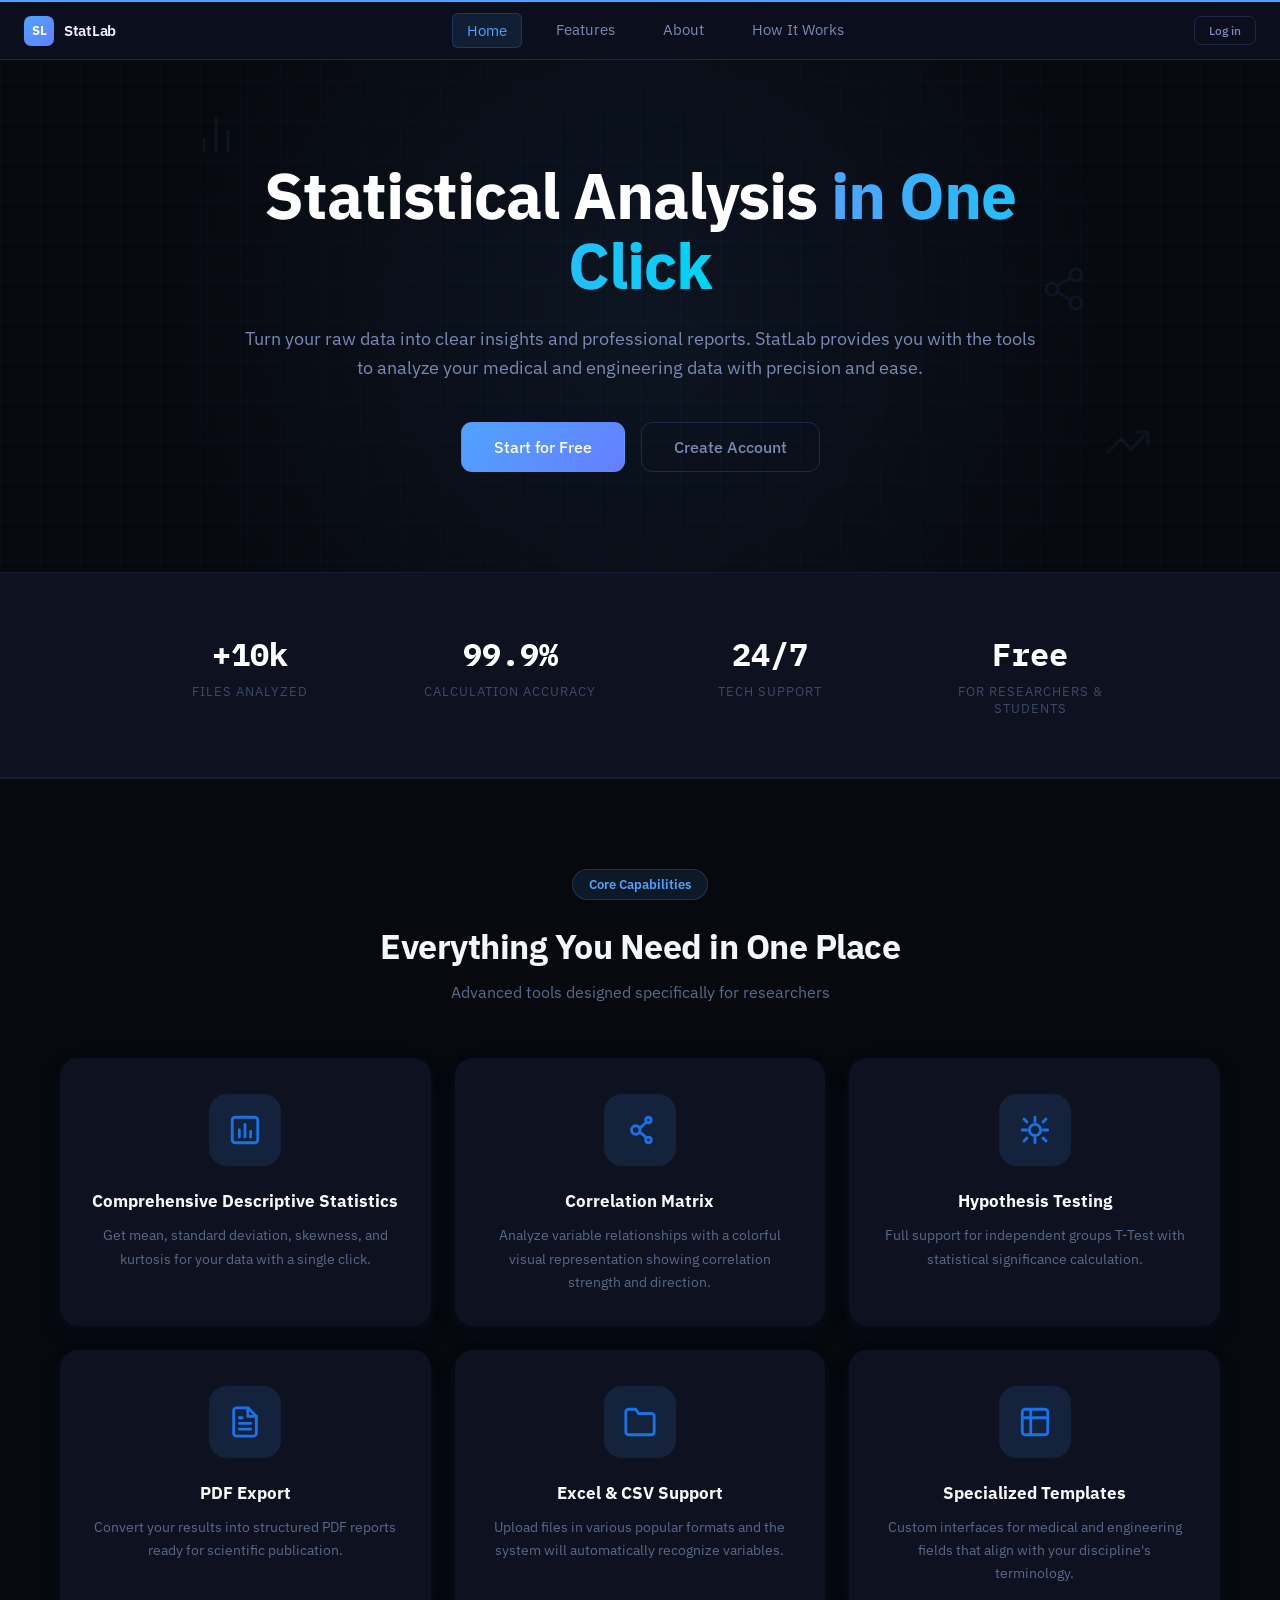
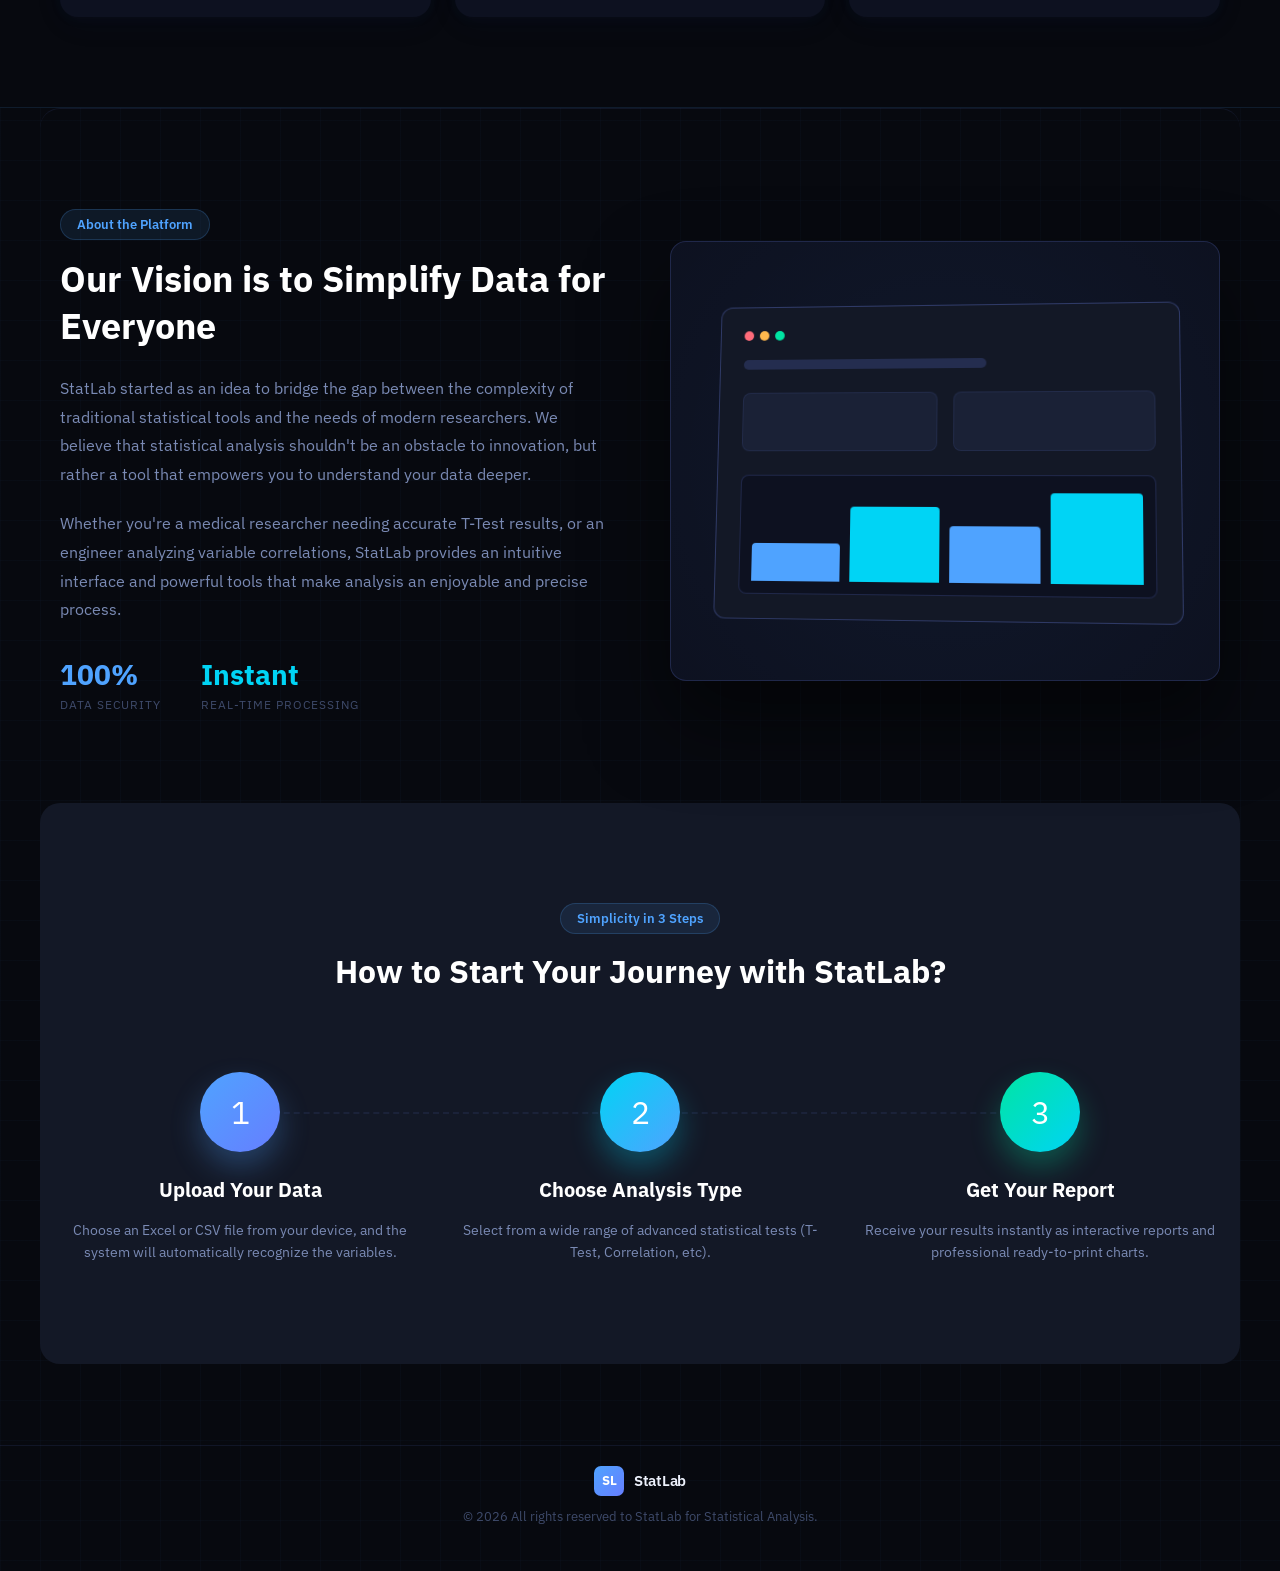
<file: index.html>
<!DOCTYPE html>
<html lang="en" dir="ltr">
  <head>
    <meta charset="UTF-8" />
    <meta name="viewport" content="width=device-width, initial-scale=1.0" />
    <title>StatLab — Smart Statistical Analysis</title>
    <link
      href="https://fonts.googleapis.com/css2?family=IBM+Plex+Sans:wght@300;400;500;600;700&family=IBM+Plex+Mono:wght@400;500&display=swap"
      rel="stylesheet"/>
    <link rel="stylesheet" href="styles.css" />
  </head>
  <body>
    <!-- Header -->
    <header class="header">
      <div class="logo">
        <div class="logo-icon">SL</div>
        StatLab
      </div>

      <!-- زر الموبايل (Hamburger) -->
      <button
        class="mobile-toggle"
        onclick="toggleSidebar()"
        aria-label="Menu"
      >
        <span></span>
        <span></span>
        <span></span>
      </button>

      <nav class="nav-menu">
        <a href="#" class="nav-link active" onclick="toggleSidebar()">Home</a>
        <a href="#features" class="nav-link" onclick="toggleSidebar()">Features</a>
        <a href="#about" class="nav-link" onclick="toggleSidebar()">About</a>
        <a href="#how-it-works" class="nav-link" onclick="toggleSidebar()">How It Works</a>
        
        <!-- مكان زر الحساب في الموبايل -->
        <div id="mobileAuthContainer" class="mobile-auth-btn"></div>
      </nav>

      <div class="header-right">
        <button class="toolbar-btn" onclick="location.href = 'auth.html'">
          Log in
        </button>
      </div>
    </header>

    <!-- غطاء الخلفية عند فتح المنيو -->
    <div class="sidebar-overlay" onclick="toggleSidebar()"></div>

    <!-- Hero Section -->
    <section class="landing-hero">
      <!-- Floating decorative elements -->
      <div class="float-element" style="top:10%;left:15%;animation:float 6s infinite"><svg width="48" height="48" viewBox="0 0 24 24" fill="none" stroke="currentColor" stroke-width="1.5" stroke-linecap="round" stroke-linejoin="round"><line x1="18" y1="20" x2="18" y2="10"/><line x1="12" y1="20" x2="12" y2="4"/><line x1="6" y1="20" x2="6" y2="14"/></svg></div>
      <div class="float-element" style="bottom:20%;right:10%;animation:float 8s infinite"><svg width="48" height="48" viewBox="0 0 24 24" fill="none" stroke="currentColor" stroke-width="1.5" stroke-linecap="round" stroke-linejoin="round"><polyline points="22 7 13.5 15.5 8.5 10.5 2 17"/><polyline points="16 7 22 7 22 13"/></svg></div>
      <div class="float-element" style="top:40%;right:15%;animation:float 7s infinite"><svg width="48" height="48" viewBox="0 0 24 24" fill="none" stroke="currentColor" stroke-width="1.5" stroke-linecap="round" stroke-linejoin="round"><circle cx="18" cy="5" r="3"/><circle cx="6" cy="12" r="3"/><circle cx="18" cy="19" r="3"/><line x1="8.59" y1="13.51" x2="15.42" y2="17.49"/><line x1="15.41" y1="6.51" x2="8.59" y2="10.49"/></svg></div>

      <div class="hero-content">
        <h1 class="hero-title">Statistical Analysis <span>in One Click</span></h1>
        <p class="hero-desc">
          Turn your raw data into clear insights and professional reports. StatLab provides
          you with the tools to analyze your medical and engineering data with precision and ease.
        </p>
        <div class="hero-btns">
          <button
            class="toolbar-btn primary btn-lg"
            onclick="location.href = 'workspace.html'">
            Start for Free
          </button>
          <button
            class="toolbar-btn btn-lg"
            onclick="location.href = 'auth.html#register'">
            Create Account
          </button>
        </div>
      </div>
    </section>

    <!-- Stats Banner -->
    <section class="stats-banner">
      <div class="stats-container">
        <div class="stat-item">
          <div class="stat-num">+10k</div>
          <div class="stat-label">Files Analyzed</div>
        </div>
        <div class="stat-item">
          <div class="stat-num">99.9%</div>
          <div class="stat-label">Calculation Accuracy</div>
        </div>
        <div class="stat-item">
          <div class="stat-num">24/7</div>
          <div class="stat-label">Tech Support</div>
        </div>
        <div class="stat-item">
          <div class="stat-num">Free</div>
          <div class="stat-label">For Researchers & Students</div>
        </div>
      </div>
    </section>

    <!-- Features Section -->
    <div class="features-wrapper" id="features">
      <section class="features-section">
        <div class="section-label">
          <p class="hero-tag">Core Capabilities</p>
          <h2 class="features-heading">Everything You Need in One Place</h2>
          <p class="features-subheading">Advanced tools designed specifically for researchers</p>
        </div>

        <div class="features-grid">
          <div class="feature-card">
            <div class="feature-icon">
              <svg viewBox="0 0 24 24" fill="none" stroke="currentColor" stroke-width="2" stroke-linecap="round" stroke-linejoin="round">
                <rect x="3" y="3" width="18" height="18" rx="2"/><path d="M8 17V12m4 5V8m4 9v-4"/>
              </svg>
            </div>
            <h3 class="feature-title">Comprehensive Descriptive Statistics</h3>
            <p class="feature-text">Get mean, standard deviation, skewness, and kurtosis for your data with a single click.</p>
          </div>

          <div class="feature-card">
            <div class="feature-icon">
              <svg viewBox="0 0 24 24" fill="none" stroke="currentColor" stroke-width="2" stroke-linecap="round" stroke-linejoin="round">
                <circle cx="9" cy="12" r="3"/><circle cx="18" cy="5" r="2"/><circle cx="18" cy="19" r="2"/><path d="m11.9 10.6 4.2-3.7M11.9 13.4l4.2 3.7"/>
              </svg>
            </div>
            <h3 class="feature-title">Correlation Matrix</h3>
            <p class="feature-text">Analyze variable relationships with a colorful visual representation showing correlation strength and direction.</p>
          </div>

          <div class="feature-card">
            <div class="feature-icon">
              <svg viewBox="0 0 24 24" fill="none" stroke="currentColor" stroke-width="2" stroke-linecap="round" stroke-linejoin="round">
                <path d="M12 3v3m0 12v3M4.22 4.22l2.12 2.12m11.32 11.32 2.12 2.12M3 12h3m12 0h3M4.22 19.78l2.12-2.12M17.66 6.34l2.12-2.12"/><circle cx="12" cy="12" r="4"/>
              </svg>
            </div>
            <h3 class="feature-title">Hypothesis Testing</h3>
            <p class="feature-text">Full support for independent groups T-Test with statistical significance calculation.</p>
          </div>

          <div class="feature-card">
            <div class="feature-icon">
              <svg viewBox="0 0 24 24" fill="none" stroke="currentColor" stroke-width="2" stroke-linecap="round" stroke-linejoin="round">
                <path d="M14 2H6a2 2 0 0 0-2 2v16a2 2 0 0 0 2 2h12a2 2 0 0 0 2-2V8z"/><polyline points="14,2 14,8 20,8"/><line x1="16" y1="13" x2="8" y2="13"/><line x1="16" y1="17" x2="8" y2="17"/><polyline points="10,9 9,9 8,9"/>
              </svg>
            </div>
            <h3 class="feature-title">PDF Export</h3>
            <p class="feature-text">Convert your results into structured PDF reports ready for scientific publication.</p>
          </div>

          <div class="feature-card">
            <div class="feature-icon">
              <svg viewBox="0 0 24 24" fill="none" stroke="currentColor" stroke-width="2" stroke-linecap="round" stroke-linejoin="round">
                <path d="M22 19a2 2 0 0 1-2 2H4a2 2 0 0 1-2-2V5a2 2 0 0 1 2-2h5l2 3h9a2 2 0 0 1 2 2z"/>
              </svg>
            </div>
            <h3 class="feature-title">Excel &amp; CSV Support</h3>
            <p class="feature-text">Upload files in various popular formats and the system will automatically recognize variables.</p>
          </div>

          <div class="feature-card">
            <div class="feature-icon">
              <svg viewBox="0 0 24 24" fill="none" stroke="currentColor" stroke-width="2" stroke-linecap="round" stroke-linejoin="round">
                <path d="M9 3H5a2 2 0 0 0-2 2v4m6-6h10a2 2 0 0 1 2 2v4M9 3v18m0 0h10a2 2 0 0 0 2-2V9M9 21H5a2 2 0 0 1-2-2V9m0 0h18"/>
              </svg>
            </div>
            <h3 class="feature-title">Specialized Templates</h3>
            <p class="feature-text">Custom interfaces for medical and engineering fields that align with your discipline's terminology.</p>
          </div>

        </div>
      </section>
    </div>

    <!-- About Section -->
    <section
      class="features-section"
      id="about"
      style="border-top: 1px solid var(--border); padding-top: 100px"
    >
      <div class="split-grid">
        <div class="about-text">
          <span class="hero-tag" style="margin-bottom: 16px">About the Platform</span>
          <h2
            style="
              font-size: 36px;
              color: #fff;
              margin-bottom: 24px;
              line-height: 1.3;
            ">
            Our Vision is to Simplify Data for Everyone
          </h2>
          <p
            style="
              color: var(--text2);
              line-height: 1.8;
              margin-bottom: 20px;
              font-size: 16px;">
            StatLab started as an idea to bridge the gap between the complexity of traditional
            statistical tools and the needs of modern researchers. We believe that statistical analysis
            shouldn't be an obstacle to innovation, but rather a tool that empowers you to understand your data deeper.
          </p>
          <p
            style="
              color: var(--text2);
              line-height: 1.8;
              margin-bottom: 32px;
              font-size: 16px;">
            Whether you're a medical researcher needing accurate T-Test results, or an engineer
            analyzing variable correlations, StatLab provides an intuitive interface and powerful tools
            that make analysis an enjoyable and precise process.
          </p>
          <div style="display: flex; gap: 40px">
            <div>
              <div
                style="
                  color: var(--blue);
                  font-size: 28px;
                  font-weight: 700;
                  margin-bottom: 4px;">
                100%
              </div>
              <div
                style="
                  color: var(--text3);
                  font-size: 12px;
                  text-transform: uppercase;
                  letter-spacing: 1px;
                "
              >
                Data Security
              </div>
            </div>
            <div>
              <div
                style="
                  color: var(--cyan);
                  font-size: 28px;
                  font-weight: 700;
                  margin-bottom: 4px;
                "
              >
                Instant
              </div>
              <div
                style="
                  color: var(--text3);
                  font-size: 12px;
                  text-transform: uppercase;
                  letter-spacing: 1px;
                "
              >
                Real-Time Processing
              </div>
            </div>
          </div>
        </div>
        <div class="about-visual">
          <div
            style="
              width: 100%;
              height: 440px;
              background: var(--surface);
              border: 1px solid var(--border2);
              border-radius: var(--radius-xl);
              position: relative;
              display: flex;
              align-items: center;
              justify-content: center;
              overflow: hidden;
              box-shadow: 0 40px 80px rgba(0, 0, 0, 0.5);
            "
          >
            <!-- UI Mockup inside About -->
            <div
              style="
                width: 85%;
                background: var(--surface2);
                border: 1px solid var(--border3);
                border-radius: 12px;
                padding: 24px;
                position: relative;
                z-index: 2;
                transform: perspective(1000px) rotateY(-5deg) rotateX(5deg);
              "
            >
              <div style="display: flex; gap: 6px; margin-bottom: 20px">
                <div
                  style="
                    width: 10px;
                    height: 10px;
                    border-radius: 50%;
                    background: var(--red);
                  "
                ></div>
                <div
                  style="
                    width: 10px;
                    height: 10px;
                    border-radius: 50%;
                    background: var(--amber);
                  "
                ></div>
                <div
                  style="
                    width: 10px;
                    height: 10px;
                    border-radius: 50%;
                    background: var(--green);
                  "
                ></div>
              </div>
              <div
                style="
                  width: 60%;
                  height: 10px;
                  background: var(--border2);
                  border-radius: 5px;
                  margin-bottom: 24px;
                "
              ></div>
              <div
                style="
                  display: grid;
                  grid-template-columns: repeat(2, 1fr);
                  gap: 16px;
                  margin-bottom: 24px;
                "
              >
                <div
                  style="
                    height: 60px;
                    background: var(--surface3);
                    border-radius: 8px;
                    border: 1px solid var(--border);
                  "
                ></div>
                <div
                  style="
                    height: 60px;
                    background: var(--surface3);
                    border-radius: 8px;
                    border: 1px solid var(--border);
                  "
                ></div>
              </div>
              <div
                style="
                  height: 120px;
                  background: var(--surface);
                  border: 1px solid var(--border2);
                  border-radius: 8px;
                  display: flex;
                  align-items: flex-end;
                  padding: 12px;
                  gap: 10px;
                "
              >
                <div
                  style="
                    flex: 1;
                    height: 40%;
                    background: var(--blue);
                    border-radius: 4px 4px 0 0;
                  "
                ></div>
                <div
                  style="
                    flex: 1;
                    height: 80%;
                    background: var(--cyan);
                    border-radius: 4px 4px 0 0;
                  "
                ></div>
                <div
                  style="
                    flex: 1;
                    height: 60%;
                    background: var(--blue);
                    border-radius: 4px 4px 0 0;
                  "
                ></div>
                <div
                  style="
                    flex: 1;
                    height: 95%;
                    background: var(--cyan);
                    border-radius: 4px 4px 0 0;
                  "
                ></div>
              </div>
            </div>
            <div
              style="
                position: absolute;
                width: 150%;
                height: 150%;
                background: radial-gradient(
                  circle,
                  rgba(79, 163, 255, 0.05) 0%,
                  transparent 70%
                );
                z-index: 1;
              "
            ></div>
          </div>
        </div>
      </div>
    </section>

    <!-- Divider -->
    <div
      style="
        height: 1px;
        background: linear-gradient(
          90deg,
          transparent,
          var(--border2),
          transparent
        );
        max-width: 1200px;
        margin: 0 auto;
      "
    ></div>

    <!-- How It Works Section -->
    <section
      class="features-section"
      id="how-it-works"
      style="background: var(--surface2); padding: 100px 20px">
      <div style="text-align: center; margin-bottom: 80px">
        <span class="hero-tag" style="margin-bottom: 16px"
          >Simplicity in 3 Steps</span>
        <h2 style="font-size: 32px; color: #fff">How to Start Your Journey with StatLab?</h2>
      </div>

      <div class="steps-grid">
        <!-- Step 1 -->
        <div style="text-align: center; position: relative; z-index: 2">
          <div
            style="
              width: 80px;
              height: 80px;
              background: linear-gradient(
                135deg,
                var(--blue) 0%,
                var(--indigo) 100%
              );
              border-radius: 50%;
              display: flex;
              align-items: center;
              justify-content: center;
              margin: 0 auto 24px;
              font-size: 32px;
              color: #fff;
              box-shadow: 0 15px 30px rgba(79, 163, 255, 0.3);
            "
          >
            1
          </div>
          <h3 style="color: #fff; margin-bottom: 16px; font-size: 20px">
            Upload Your Data
          </h3>
          <p style="color: var(--text2); line-height: 1.6; font-size: 14px">
            Choose an Excel or CSV file from your device, and the system will automatically recognize the variables.
          </p>
        </div>

        <!-- Step 2 -->
        <div style="text-align: center; position: relative; z-index: 2">
          <div
            style="
              width: 80px;
              height: 80px;
              background: linear-gradient(
                135deg,
                var(--cyan) 0%,
                var(--blue) 100%
              );
              border-radius: 50%;
              display: flex;
              align-items: center;
              justify-content: center;
              margin: 0 auto 24px;
              font-size: 32px;
              color: #fff;
              box-shadow: 0 15px 30px rgba(0, 212, 245, 0.3);
            "
          >
            2
          </div>
          <h3 style="color: #fff; margin-bottom: 16px; font-size: 20px">
            Choose Analysis Type
          </h3>
          <p style="color: var(--text2); line-height: 1.6; font-size: 14px">
            Select from a wide range of advanced statistical tests (T-Test, Correlation, etc).
          </p>
        </div>

        <!-- Step 3 -->
        <div style="text-align: center; position: relative; z-index: 2">
          <div
            style="
              width: 80px;
              height: 80px;
              background: linear-gradient(
                135deg,
                var(--green) 0%,
                var(--cyan) 100%
              );
              border-radius: 50%;
              display: flex;
              align-items: center;
              justify-content: center;
              margin: 0 auto 24px;
              font-size: 32px;
              color: #fff;
              box-shadow: 0 15px 30px rgba(0, 229, 163, 0.3);
            "
          >
            3
          </div>
          <h3 style="color: #fff; margin-bottom: 16px; font-size: 20px">
            Get Your Report
          </h3>
          <p style="color: var(--text2); line-height: 1.6; font-size: 14px">
            Receive your results instantly as interactive reports and professional ready-to-print charts.
          </p>
        </div>

        <!-- Connecting line (Desktop only) -->
        <div
          style="
            position: absolute;
            top: 40px;
            left: 15%;
            right: 15%;
            height: 2px;
            background: dashed var(--border3);
            border-top: 2px dashed var(--border3);
            z-index: 1;
            opacity: 0.3;
          "
        ></div>
      </div>
    </section>

    <!-- Divider -->
    <div
      style="
        height: 1px;
        background: linear-gradient(
          90deg,
          transparent,
          var(--border2),
          transparent
        );
        max-width: 1200px;
        margin: 0 auto;
      "
    ></div>

    <footer
      style="
        padding: 20px;
        text-align: center;
        border-top: 1px solid var(--border);
        margin-top: 80px;
      "
    >
      <div class="logo" style="justify-content: center; margin-bottom: 12px">
        <div class="logo-icon">SL</div>
        StatLab
      </div>
      <p style="color: var(--text3); font-size: 13px">
        © 2026 All rights reserved to StatLab for Statistical Analysis.
      </p>
    </footer>

    <script>
      function checkAuth() {
        const isLoggedIn = localStorage.getItem("isLoggedIn") === "true";
        const headerRight = document.querySelector(".header-right");
        const heroBtns = document.querySelector(".hero-btns");
        const mobileAuth = document.getElementById("mobileAuthContainer");

        if (isLoggedIn) {
          // تحديث الهيدر للدسكتاب
          headerRight.innerHTML = `
            <button class="toolbar-btn primary" onclick="location.href='profile.html'">Profile</button>
          `;

          // تحديث المنيو الجانبي للموبايل
          if (mobileAuth) {
            mobileAuth.innerHTML = `
              <button class="toolbar-btn primary" style="width:100%; justify-content:center; padding:12px;" onclick="location.href='profile.html'">Profile</button>
            `;
          }

          // تحديث أزرار الـ Hero
          if (heroBtns) {
            heroBtns.innerHTML = `
              <button class="toolbar-btn primary btn-lg" onclick="location.href='workspace.html'">Start Analysis Now</button>
            `;
          }
        } else {
          // لو مش مسجل، نظهر زر تسجيل الدخول في الموبايل
          if (mobileAuth) {
            mobileAuth.innerHTML = `
              <button class="toolbar-btn primary" style="width:100%; justify-content:center; padding:12px;" onclick="location.href='auth.html'">Log in</button>
            `;
          }
        }
      }

      function logout() {
        localStorage.removeItem("isLoggedIn");
        localStorage.removeItem("userName");
        localStorage.removeItem("userEmail");
        localStorage.removeItem("csvData");
        localStorage.removeItem("csvHeaders");
        localStorage.removeItem("fileName");
        localStorage.removeItem("fileSize");
        location.href = "index.html";
      }

      function toggleSidebar() {
        if (window.innerWidth > 768) return;
        document.querySelector(".nav-menu").classList.toggle("open");
        document.querySelector(".sidebar-overlay").classList.toggle("open");
        document.querySelector(".mobile-toggle").classList.toggle("open");
      }

      // تشغيل التحقق عند تحميل الصفحة
      window.onload = () => {
        checkAuth();

        // منطق تحديد السيكشن النشط عند السكرول
        const sections = document.querySelectorAll("section[id]");
        const navLinks = document.querySelectorAll(".nav-link");

        window.addEventListener("scroll", () => {
          let current = "";
          const threshold = 120; // نقطة التحول

          sections.forEach((section) => {
            const sectionTop = section.offsetTop;
            if (pageYOffset >= sectionTop - threshold) {
              current = section.getAttribute("id");
            }
          });

          navLinks.forEach((link) => {
            link.classList.remove("active");
            const href = link.getAttribute("href");

            if (current && href.includes(current)) {
              link.classList.add("active");
            } else if (!current && href === "#") {
              // لو مفيش سيكشن محدد إحنا في الهيرو (الرئيسية)
              link.classList.add("active");
            }
          });
        });
      };
    </script>
  </body>
</html>
</file>
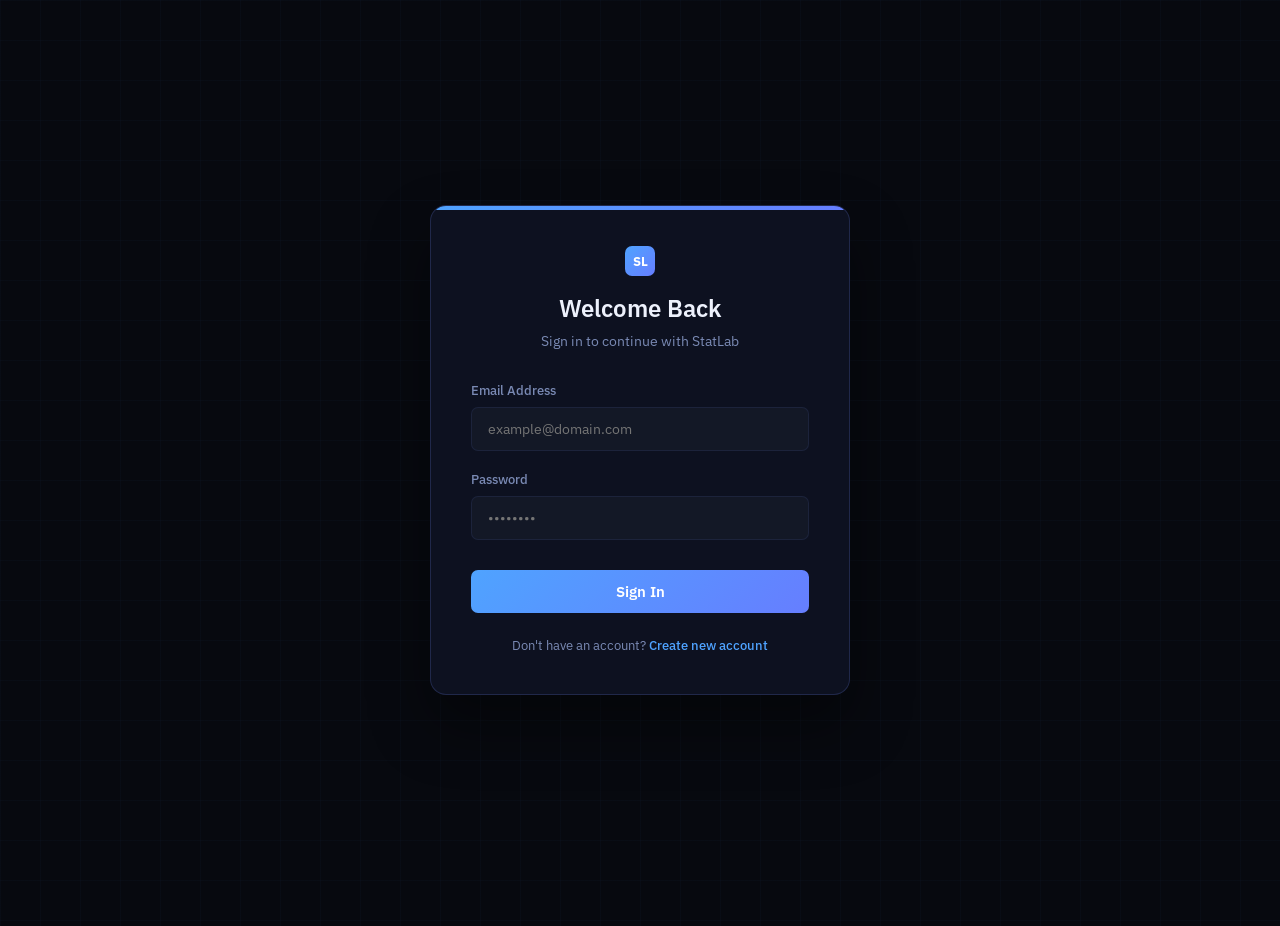
<file: auth.html>
<!DOCTYPE html>
<html lang="en" dir="ltr">
<head>
  <meta charset="UTF-8">
  <meta name="viewport" content="width=device-width, initial-scale=1.0">
  <title>StatLab — Sign In</title>
  <link href="https://fonts.googleapis.com/css2?family=IBM+Plex+Sans:wght@300;400;500;600&family=IBM+Plex+Mono:wght@400;500&display=swap" rel="stylesheet">
  <link rel="stylesheet" href="styles.css">
</head>
<body class="auth-page">

  <div class="auth-container">
    <div class="auth-card" id="authCard">

      <!-- Login Form -->
      <div id="loginSection">
        <div class="auth-header">
          <div class="auth-logo" onclick="location.href='index.html'" style="cursor:pointer">
            <div class="logo-icon">SL</div>
          </div>
          <h1 class="auth-title">Welcome Back</h1>
          <p class="auth-subtitle">Sign in to continue with StatLab</p>
        </div>

        <form class="auth-form" onsubmit="return false;">
          <div class="form-group">
            <label class="form-label">Email Address</label>
            <input type="email" class="form-input" placeholder="example@domain.com" required>
          </div>
          <div class="form-group">
            <label class="form-label">Password</label>
            <input type="password" class="form-input" placeholder="••••••••" required>
          </div>
          <button type="submit" class="auth-btn">Sign In</button>
        </form>

        <div class="auth-footer">
          Don't have an account? <a href="#" class="auth-link" onclick="toggleAuth('register')">Create new account</a>
        </div>
      </div>

      <!-- Register Form -->
      <div id="registerSection" style="display:none">
        <div class="auth-header">
          <div class="auth-logo" onclick="location.href='index.html'" style="cursor:pointer">
            <div class="logo-icon">SL</div>
          </div>
          <h1 class="auth-title">Create Account</h1>
          <p class="auth-subtitle">Join us and start your statistical analysis today</p>
        </div>

        <form class="auth-form" onsubmit="return false;">
          <div class="form-group">
            <label class="form-label">Full Name</label>
            <input type="text" class="form-input" placeholder="Enter your full name" required>
          </div>
          <div class="form-group">
            <label class="form-label">Email Address</label>
            <input type="email" class="form-input" placeholder="example@domain.com" required>
          </div>
          <div class="form-group">
            <label class="form-label">Password</label>
            <input type="password" class="form-input" placeholder="••••••••" required>
          </div>
          <button type="submit" class="auth-btn">Create Account</button>
        </form>

        <div class="auth-footer">
          Already have an account? <a href="#" class="auth-link" onclick="toggleAuth('login')">Sign In</a>
        </div>
      </div>

    </div>
  </div>

  <script>
    // Redirect if already logged in
    (function() {
      if (localStorage.getItem('isLoggedIn') === 'true') {
        window.location.href = 'workspace.html';
      }
      // Auto-switch to register if URL has #register
      if (window.location.hash === '#register') {
        window.addEventListener('DOMContentLoaded', function() {
          toggleAuth('register');
        });
      }
    })();

    // Toggle between login and register forms
    function toggleAuth(type) {
      const loginSection = document.getElementById('loginSection');
      const registerSection = document.getElementById('registerSection');
      if (type === 'register') {
        loginSection.style.display = 'none';
        registerSection.style.display = 'block';
        document.title = 'StatLab — Create Account';
      } else {
        loginSection.style.display = 'block';
        registerSection.style.display = 'none';
        document.title = 'StatLab — Sign In';
      }
    }

    // Handle form submission — simulate login and save to localStorage
    document.querySelectorAll('.auth-form').forEach(form => {
      form.addEventListener('submit', e => {
        e.preventDefault();
        const nameInput = form.querySelector('input[type="text"]');
        const emailInput = form.querySelector('input[type="email"]');
        const name = nameInput ? nameInput.value : (localStorage.getItem('userName') || 'User');
        const email = emailInput ? emailInput.value : 'user@statlab.com';

        localStorage.setItem('isLoggedIn', 'true');
        localStorage.setItem('userName', name);
        localStorage.setItem('userEmail', email);
        localStorage.setItem('joinDate', new Date().toLocaleDateString('en-US', { year: 'numeric', month: 'long', day: 'numeric' }));

        window.location.href = 'workspace.html';
      });
    });
  </script>
</body>
</html>
</file>
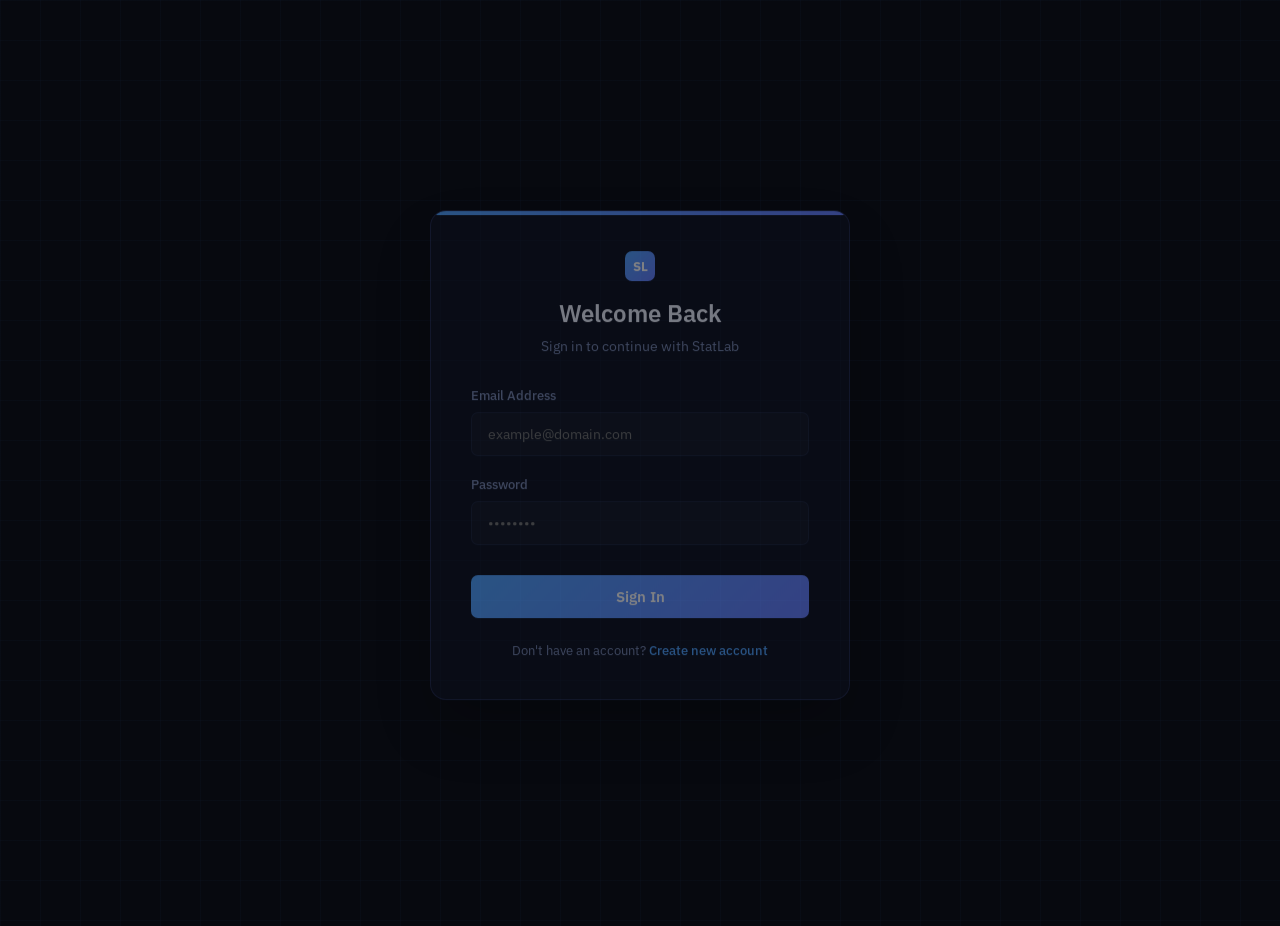
<file: profile.html>
<!DOCTYPE html>
<html lang="en" dir="ltr">
<head>
  <meta charset="UTF-8" />
  <meta name="viewport" content="width=device-width, initial-scale=1.0" />
  <title>StatLab — Profile</title>
  <link href="https://fonts.googleapis.com/css2?family=IBM+Plex+Sans:wght@300;400;500;600&family=IBM+Plex+Mono:wght@400;500&display=swap" rel="stylesheet">
  <link rel="stylesheet" href="styles.css" />
  <style>
    body { overflow-x: hidden; }
  </style>
</head>
<body class="profile-page">

  <!-- Header -->
  <header class="header">
    <div class="logo" onclick="location.href='index.html'" style="cursor:pointer">
      <div class="logo-icon">SL</div>
      StatLab
    </div>

    <!-- Mobile menu toggle -->
    <button class="mobile-toggle" onclick="toggleSidebar()" aria-label="Menu">
      <span></span>
      <span></span>
      <span></span>
    </button>

    <nav class="nav-menu">
      <a href="index.html" class="nav-link" onclick="toggleSidebar()">Home</a>
      <a href="index.html#features" class="nav-link" onclick="toggleSidebar()">Features</a>
      <a href="index.html#about" class="nav-link" onclick="toggleSidebar()">About</a>
      <a href="index.html#how-it-works" class="nav-link" onclick="toggleSidebar()">How It Works</a>
    </nav>

    <div class="header-right">
      <button class="toolbar-btn primary" onclick="location.href='workspace.html'">Start Analysis Now</button>
    </div>
  </header>

  <div class="sidebar-overlay" onclick="toggleSidebar()"></div>

  <main class="profile-grid">
    <!-- Sidebar -->
    <aside class="profile-sidebar">
      <div class="profile-card">
        <div class="profile-avatar" id="profileAvatar">?</div>
        <h2 class="profile-name" id="displayUserName">Ahmed Mohamed</h2>
        <p class="profile-email" id="displayUserEmail">ahmed@example.com</p>
        <div class="profile-stats">
          <div class="profile-stat-item">
            <div class="profile-stat-val" id="statAnalysis">0</div>
            <div class="profile-stat-label">Analyses</div>
          </div>
          <div class="profile-stat-item">
            <div class="profile-stat-val" id="statReports">0</div>
            <div class="profile-stat-label">Reports</div>
          </div>
        </div>
        <div class="section-body">
          <div class="form-group" style="margin-bottom:0;">
            <label class="form-label">Joined On</label>
            <div style="color:var(--text2);font-family:var(--mono);font-size:13px;margin-top:4px;" id="displayJoinDate">—</div>
          </div>
        </div>
        <div class="section-body">
          <button class="toolbar-btn primary" style="width:100%;justify-content:center;background:linear-gradient(135deg,var(--red) 0%,#d32f2f 100%)" onclick="logout()">
            Sign Out
          </button>
        </div>
      </div>
    </aside>


    <!-- Main Content -->
    <div class="profile-main">
      <div class="profile-section">
        <div class="section-header">
          <h3 class="section-title">Recent Activity</h3>
          <span class="output-sub" id="activityCount">Last 0 operations</span>
        </div>
        <div class="activity-scroll-container" id="activityList">
          <div style="text-align:center;padding:60px 20px;color:var(--text3)">
            <div style="font-size:48px;margin-bottom:16px;opacity:0.2">📜</div>
            <p style="font-size:14px">No activity recorded yet</p>
          </div>
        </div>
      </div>


      <!-- Bottom spacing for status bar -->
      <div style="height:60px"></div>
    </div>
  </main>

  <!-- Status Bar -->
  <div class="statusbar">
    <div class="status-item">
      <span class="status-dot ready"></span>
      <span>Connected</span>
    </div>
    <div class="status-item">Version: <span>v1.2.0</span></div>
  </div>

  <script>
    function toggleSidebar() {
      if (window.innerWidth > 768) return;
      document.querySelector('.nav-menu').classList.toggle('open');
      document.querySelector('.sidebar-overlay').classList.toggle('open');
      document.querySelector('.mobile-toggle').classList.toggle('open');
    }

    function checkAuth() {
      const isLoggedIn = localStorage.getItem('isLoggedIn') === 'true';
      if (!isLoggedIn) {
        window.location.href = 'auth.html';
        return;
      }

      const userName  = localStorage.getItem('userName');
      const userEmail = localStorage.getItem('userEmail');
      const joinDate  = localStorage.getItem('joinDate');

      if (userName) {
        document.getElementById('displayUserName').textContent = userName;
        const initials = userName.trim().split(' ').map(n=>n[0]).join('').toUpperCase().slice(0,2);
        const av = document.getElementById('profileAvatar');
        if (av) av.textContent = initials || 'U';
      }
      if (userEmail) document.getElementById('displayUserEmail').textContent = userEmail;
      if (joinDate)  document.getElementById('displayJoinDate').textContent  = joinDate;

      renderActivity();
    }

    function renderActivity() {
      const activities = JSON.parse(localStorage.getItem('userActivity') || '[]');
      const list = document.getElementById('activityList');
      const count = document.getElementById('activityCount');

      const analysisCount = activities.filter(a => a.type === 'analysis').length;
      const reportCount = activities.filter(a => a.type === 'export').length;

      document.getElementById('statAnalysis').textContent = analysisCount;
      document.getElementById('statReports').textContent = reportCount;
      count.textContent = `Last ${activities.length} operations`;

      if (activities.length === 0) {
        list.innerHTML = `
          <div style="text-align:center;padding:60px 20px;color:var(--text3)">
            <div style="font-size:48px;margin-bottom:16px;opacity:0.2">📜</div>
            <p style="font-size:14px">No activity recorded yet</p>
          </div>`;
        return;
      }

      const icons = {
        upload: {
          svg: `<svg width="20" height="20" viewBox="0 0 24 24" fill="none" stroke="currentColor" stroke-width="1.8" stroke-linecap="round" stroke-linejoin="round">
                  <path d="M21 15v4a2 2 0 0 1-2 2H5a2 2 0 0 1-2-2v-4"/>
                  <polyline points="17 8 12 3 7 8"/>
                  <line x1="12" y1="3" x2="12" y2="15"/>
                </svg>`,
          color: 'var(--amber)',
          bg: 'rgba(255,184,77,0.1)'
        },
        analysis: {
          svg: `<svg width="20" height="20" viewBox="0 0 24 24" fill="none" stroke="currentColor" stroke-width="1.8" stroke-linecap="round" stroke-linejoin="round">
                  <path d="M21 12v-2a5 5 0 0 0-5-5H8a5 5 0 0 0-5 5v2"/>
                  <line x1="12" y1="2" x2="12" y2="22"/>
                  <path d="M3 12h18"/>
                  <rect x="5" y="14" width="4" height="6"/>
                  <rect x="15" y="14" width="4" height="6"/>
                </svg>`,
          color: 'var(--blue)',
          bg: 'rgba(79,163,255,0.1)'
        },
        export: {
          svg: `<svg width="20" height="20" viewBox="0 0 24 24" fill="none" stroke="currentColor" stroke-width="1.8" stroke-linecap="round" stroke-linejoin="round">
                  <path d="M21 15v4a2 2 0 0 1-2 2H5a2 2 0 0 1-2-2v-4"/>
                  <polyline points="7 10 12 15 17 10"/>
                  <line x1="12" y1="15" x2="12" y2="3"/>
                </svg>`,
          color: 'var(--green)',
          bg: 'rgba(0,229,163,0.1)'
        }
      };

      list.innerHTML = activities.map(act => {
        const icon = icons[act.type] || icons.analysis;
        const date = new Date(act.time);
        const timeStr = date.toLocaleTimeString('en-US', { hour: '2-digit', minute: '2-digit' });
        const dateStr = date.toLocaleDateString('en-US');
        return `
          <div class="activity-item">
            <div class="activity-icon" style="background:${icon.bg};color:${icon.color}">${icon.svg}</div>
            <div class="activity-info">
              <div class="activity-text">${act.text}</div>
              <div class="activity-time">${dateStr} · ${timeStr}</div>
            </div>
          </div>`;
      }).join('');
    }
    
    function logout() {
      localStorage.removeItem('isLoggedIn');
      localStorage.removeItem('userName');
      window.location.href = 'index.html';
    }

    window.onload = checkAuth;
  </script>
</body>
</html>
</file>
<file: styles.css>
/* ══════════════════════════════════════════════════════
   StatLab — Main Stylesheet
   Dark UI with vibrant accent colors
   ══════════════════════════════════════════════════════ */

html {
  scroll-behavior: smooth;
}

/* Reset + Box-sizing */
*,
*::before,
*::after {
  box-sizing: border-box;
  margin: 0;
  padding: 0;
}

/* ══════════════════════════════════════════════════════
   1. Color Tokens
   ══════════════════════════════════════════════════════ */
:root {
  /* Backgrounds (darkest to lightest) */
  --bg: #07090f;
  --surface: #0d1120;
  --surface2: #131826;
  --surface3: #1a2136;

  /* Borders */
  --border: rgba(90, 110, 200, 0.13);
  --border2: rgba(90, 110, 200, 0.25);
  --border3: rgba(90, 110, 200, 0.4);

  /* Text (strongest to faintest) */
  --text: #edf1fc;
  --text2: #7a8ab4;
  --text3: #3e4a6a;

  /* Accent Colors */
  --blue: #4fa3ff;
  --blue2: #2680e8;
  --green: #00e5a3;
  --amber: #ffb84d;
  --red: #ff6b7a;
  --purple: #a87eff;
  --cyan: #00d4f5;
  --indigo: #667eff;
  --pink: #ff6eb4;

  /* Fonts */
  --font: "IBM Plex Sans", sans-serif;
  --mono: "IBM Plex Mono", monospace;

  /* Border Radius */
  --radius: 7px;
  --radius-lg: 11px;
  --radius-xl: 16px;
}

/* ══════════════════════════════════════════════════════
   2. Body Layout
   ══════════════════════════════════════════════════════ */
body {
  font-family: var(--font);
  background: var(--bg);
  color: var(--text);
  min-height: 100vh;
  display: flex;
  flex-direction: column;
  background-image:
    linear-gradient(rgba(79, 163, 255, 0.025) 1px, transparent 1px),
    linear-gradient(90deg, rgba(79, 163, 255, 0.025) 1px, transparent 1px);
  background-size: 40px 40px;
  padding-bottom: 26px;
}

/* ══════════════════════════════════════════════════════
   3. Header
   ══════════════════════════════════════════════════════ */
.header {
  display: flex;
  align-items: center;
  justify-content: space-between;
  padding: 0 24px;
  height: 60px;
  background: rgba(13, 17, 32, 0.9);
  backdrop-filter: blur(10px);
  border-top: 2px solid var(--blue);
  border-bottom: 1px solid var(--border2);
  flex-shrink: 0;
  gap: 16px;
  position: sticky;
  top: 0;
  z-index: 3000;
}

.nav-menu {
  display: flex;
  gap: 20px;
}

.nav-link {
  color: var(--text2);
  text-decoration: none;
  font-size: 15px;
  padding: 7px 14px;
  border-radius: 6px;
  transition: all 0.3s;
}

.nav-link:hover {
  color: var(--text);
  background: rgba(255, 255, 255, 0.05);
}

.nav-link.active {
  color: var(--blue);
  background: rgba(79, 163, 255, 0.1);
  border: 1px solid rgba(79, 163, 255, 0.2);
}

.logo {
  display: flex;
  align-items: center;
  gap: 10px;
  font-size: 15px;
  font-weight: 600;
  letter-spacing: -0.3px;
  color: var(--text);
  flex-shrink: 0;
}

.logo-icon {
  width: 30px;
  height: 30px;
  background: linear-gradient(135deg, var(--blue) 0%, var(--indigo) 100%);
  border-radius: 7px;
  display: flex;
  align-items: center;
  justify-content: center;
  font-size: 13px;
  font-weight: 700;
  color: #fff;
  letter-spacing: -0.5px;
}

.domain-tabs {
  display: flex;
  gap: 4px;
  background: var(--bg);
  padding: 3px;
  border-radius: var(--radius);
  border: 1px solid var(--border2);
}

.domain-tab {
  padding: 5px 16px;
  border-radius: 5px;
  border: none;
  background: transparent;
  color: var(--text2);
  font-size: 12px;
  font-family: var(--font);
  cursor: pointer;
  transition: all 0.18s;
  font-weight: 500;
}

.domain-tab:hover {
  color: var(--text);
  background: var(--surface2);
}

.header-right {
  display: flex;
  align-items: center;
  gap: 10px;
}

/* ══════════════════════════════════════════════════════
   4. Toolbar
   ══════════════════════════════════════════════════════ */
.toolbar {
  display: flex;
  align-items: center;
  gap: 8px;
  padding: 7px 20px;
  background: var(--surface);
  border-bottom: 1px solid var(--border);
  flex-shrink: 0;
}

.toolbar-btn {
  display: flex;
  align-items: center;
  gap: 6px;
  padding: 6px 14px;
  border-radius: var(--radius);
  border: 1px solid var(--border2);
  background: transparent;
  color: var(--text2);
  font-size: 12px;
  font-family: var(--font);
  cursor: pointer;
  transition: all 0.15s;
  font-weight: 500;
  white-space: nowrap;
}

.toolbar-btn:hover {
  background: var(--surface2);
  color: var(--text);
  border-color: var(--border3);
}

.toolbar-btn.primary {
  background: linear-gradient(135deg, var(--blue) 0%, var(--indigo) 100%);
  border-color: transparent;
  color: #fff;
}

.toolbar-btn.primary:hover {
  background: linear-gradient(135deg, var(--blue2) 0%, #4f65e8 100%);
  transform: translateY(-1px);
  box-shadow: 0 4px 14px rgba(79, 163, 255, 0.3);
}

.toolbar-btn:disabled {
  opacity: 0.3;
  cursor: not-allowed;
  pointer-events: none;
}

.toolbar-sep {
  width: 1px;
  height: 22px;
  background: var(--border2);
}

.file-info {
  font-size: 11px;
  color: var(--text3);
  font-family: var(--mono);
  margin-left: auto;
  padding: 3px 8px;
  border-radius: 4px;
  border: 1px solid transparent;
  transition: all 0.3s;
}

.file-info.loaded {
  color: var(--green);
  border-color: rgba(0, 229, 163, 0.25);
  background: rgba(0, 229, 163, 0.06);
}

/* ══════════════════════════════════════════════════════
   5. View Tabs (Data / Variable / Output)
   ══════════════════════════════════════════════════════ */
.view-tabs {
  display: flex;
  background: var(--surface);
  border-bottom: 1px solid var(--border);
  padding: 0 24px;
  flex-shrink: 0;
  gap: 8px;
  height: 48px;
  align-items: center;
}

.view-tab {
  padding: 0 20px;
  height: 100%;
  display: flex;
  align-items: center;
  font-size: 14px;
  color: var(--text2);
  cursor: pointer;
  border-bottom: 2px solid transparent;
  transition: all 0.15s;
  user-select: none;
  font-weight: 600;
  position: relative;
}

.view-tab:hover {
  color: var(--text);
}

.view-tab.active {
  color: var(--blue);
  border-bottom-color: var(--blue);
}

/* ══════════════════════════════════════════════════════
   6. Main Content Area
   ══════════════════════════════════════════════════════ */
.content {
  flex: 1;
  overflow: hidden;
  display: flex;
  flex-direction: column;
  position: relative;
}

/* ══════════════════════════════════════════════════════
   7. Upload Screen
   ══════════════════════════════════════════════════════ */
.upload-screen {
  flex: 1;
  display: flex;
  align-items: center;
  justify-content: center;
  flex-direction: column;
  gap: 20px;
  padding: 40px;
}

.upload-box {
  width: 440px;
  border: 1.5px dashed var(--border3);
  border-radius: var(--radius-xl);
  padding: 52px 36px;
  text-align: center;
  cursor: pointer;
  transition: all 0.22s;
  background: var(--surface);
  position: relative;
  overflow: hidden;
}

.upload-box::before {
  content: "";
  position: absolute;
  top: -40px;
  right: -40px;
  width: 120px;
  height: 120px;
  background: radial-gradient(circle, rgba(79, 163, 255, 0.12) 0%, transparent 70%);
  pointer-events: none;
}

.upload-box:hover,
.upload-box.drag {
  border-color: var(--blue);
  background: rgba(79, 163, 255, 0.04);
  transform: translateY(-2px);
  box-shadow: 0 8px 30px rgba(79, 163, 255, 0.12);
}

.upload-icon {
  width: 56px;
  height: 56px;
  background: rgba(79, 163, 255, 0.1);
  border: 1px solid rgba(79, 163, 255, 0.25);
  border-radius: 14px;
  display: flex;
  align-items: center;
  justify-content: center;
  margin: 0 auto 18px;
}

.upload-title {
  font-size: 17px;
  font-weight: 600;
  margin-bottom: 8px;
  color: var(--text);
}

.upload-sub {
  font-size: 13px;
  color: var(--text2);
  margin-bottom: 24px;
  line-height: 1.6;
}

.upload-formats {
  display: flex;
  gap: 8px;
  justify-content: center;
}

.fmt-badge {
  padding: 3px 10px;
  border-radius: 5px;
  font-size: 11px;
  font-family: var(--mono);
  font-weight: 600;
  background: var(--surface2);
  border: 1px solid var(--border2);
  color: var(--text2);
  letter-spacing: 0.5px;
}

/* ══════════════════════════════════════════════════════
   8. Data Table View
   ══════════════════════════════════════════════════════ */
.table-view {
  flex: 1;
  overflow: auto;
  display: none;
}

.table-view.active {
  display: block;
}

.data-table {
  width: 100%;
  border-collapse: collapse;
  font-size: 12px;
  font-family: var(--mono);
}

.data-table thead {
  position: sticky;
  top: 0;
  z-index: 10;
}

.data-table th {
  background: var(--surface);
  color: var(--text2);
  font-weight: 500;
  padding: 9px 14px;
  text-align: left;
  border-bottom: 2px solid var(--border2);
  border-left: 1px solid var(--border);
  white-space: nowrap;
  min-width: 120px;
  font-family: var(--font);
  font-size: 12px;
  user-select: none;
  transition: background 0.12s, color 0.12s;
}

.data-table th:first-child {
  min-width: 52px;
  background: var(--surface2);
  color: var(--text3);
  font-size: 11px;
  text-align: center;
}

.data-table th:hover {
  background: var(--surface3);
  color: var(--text);
}

.data-table td {
  padding: 7px 14px;
  border-bottom: 1px solid var(--border);
  border-left: 1px solid var(--border);
  color: var(--text);
  white-space: nowrap;
  transition: background 0.08s;
}

.data-table td:first-child {
  background: var(--surface2);
  color: var(--text3);
  font-size: 11px;
  text-align: center;
}

.data-table tr:hover td {
  background: rgba(79, 163, 255, 0.05);
}

.data-table tr:hover td:first-child {
  background: var(--surface2);
}

.data-table td.numeric {
  color: var(--cyan);
}

.data-table td.missing {
  color: var(--text3);
  font-style: italic;
}

/* ══════════════════════════════════════════════════════
   9. Variable View
   ══════════════════════════════════════════════════════ */
.var-table {
  width: 100%;
  border-collapse: collapse;
  font-size: 12px;
}

.var-table thead {
  position: sticky;
  top: 0;
  z-index: 10;
}

.var-table th {
  background: var(--surface);
  color: var(--text2);
  font-weight: 500;
  padding: 9px 14px;
  text-align: left;
  border-bottom: 2px solid var(--border2);
  border-left: 1px solid var(--border);
  font-family: var(--font);
  font-size: 12px;
  white-space: nowrap;
}

.var-table th:first-child {
  background: var(--surface2);
  color: var(--text3);
  font-family: var(--mono);
  font-size: 11px;
  min-width: 52px;
  text-align: center;
}

.var-table td {
  padding: 8px 14px;
  border-bottom: 1px solid var(--border);
  border-left: 1px solid var(--border);
  color: var(--text);
  font-family: var(--mono);
  font-size: 12px;
  white-space: nowrap;
}

.var-table td:first-child {
  background: var(--surface2);
  color: var(--text3);
  font-size: 11px;
  text-align: center;
}

.var-table tr:hover td {
  background: rgba(79, 163, 255, 0.05);
}

.var-table tr:hover td:first-child {
  background: var(--surface2);
}

/* Variable type badges */
.type-badge {
  display: inline-flex;
  align-items: center;
  gap: 4px;
  padding: 2px 9px;
  border-radius: 4px;
  font-size: 11px;
  font-weight: 600;
  font-family: var(--font);
  letter-spacing: 0.3px;
}

.type-numeric {
  background: rgba(0, 212, 245, 0.12);
  color: var(--cyan);
  border: 1px solid rgba(0, 212, 245, 0.25);
}

.type-string {
  background: rgba(168, 126, 255, 0.12);
  color: var(--purple);
  border: 1px solid rgba(168, 126, 255, 0.25);
}

.type-mixed {
  background: rgba(255, 184, 77, 0.12);
  color: var(--amber);
  border: 1px solid rgba(255, 184, 77, 0.25);
}

/* ══════════════════════════════════════════════════════
   10. Output View
   ══════════════════════════════════════════════════════ */
.output-view {
  flex: 1;
  overflow: auto;
  padding: 20px;
  display: none;
}

.output-view.active {
  display: block;
}

.output-section {
  background: var(--surface);
  border: 1px solid var(--border2);
  border-radius: var(--radius-lg);
  margin-bottom: 16px;
  overflow: hidden;
  animation: fadeInUp 0.25s ease-out forwards;
}

.output-section:nth-child(1) { animation-delay: 0s; }
.output-section:nth-child(2) { animation-delay: 0.06s; }
.output-section:nth-child(3) { animation-delay: 0.12s; }
.output-section:nth-child(4) { animation-delay: 0.18s; }

.output-header {
  padding: 12px 20px;
  border-bottom: 1px solid var(--border);
  display: flex;
  align-items: center;
  justify-content: space-between;
  background: var(--surface2);
}

.output-title {
  font-size: 13px;
  font-weight: 600;
  color: var(--text);
}

.output-sub {
  font-size: 11px;
  color: var(--text3);
  font-family: var(--mono);
  background: var(--bg);
  padding: 2px 8px;
  border-radius: 4px;
  border: 1px solid var(--border);
}

/* Descriptive stats grid */
.stats-grid {
  display: grid;
  grid-template-columns: repeat(auto-fill, minmax(145px, 1fr));
  gap: 1px;
  background: var(--border);
}

.stat-cell {
  background: var(--surface);
  padding: 14px 16px;
  transition: background 0.12s;
}

.stat-cell:hover {
  background: var(--surface2);
}

.stat-cell-label {
  font-size: 10px;
  color: var(--text3);
  text-transform: uppercase;
  letter-spacing: 0.5px;
  margin-bottom: 6px;
  font-family: var(--mono);
}

.stat-cell-val {
  font-size: 20px;
  font-weight: 500;
  color: var(--text);
  font-family: var(--mono);
  line-height: 1;
}

.stat-cell-val.val-mean  { color: var(--blue); }
.stat-cell-val.val-sd    { color: var(--purple); }
.stat-cell-val.val-skew  { color: var(--amber); }
.stat-cell-val.val-kurt  { color: var(--cyan); }

.chart-container {
  padding: 20px;
}

.no-data {
  text-align: center;
  padding: 60px 20px;
  color: var(--text3);
  font-size: 13px;
}

/* Result significance badges */
.result-badge {
  display: inline-flex;
  align-items: center;
  gap: 6px;
  padding: 8px 14px;
  border-radius: var(--radius);
  font-size: 13px;
  font-weight: 500;
  margin-top: 10px;
}

.result-badge.sig {
  background: rgba(0, 229, 163, 0.1);
  color: var(--green);
  border: 1px solid rgba(0, 229, 163, 0.3);
}

.result-badge.nosig {
  background: rgba(255, 107, 122, 0.1);
  color: var(--red);
  border: 1px solid rgba(255, 107, 122, 0.3);
}

/* ══════════════════════════════════════════════════════
   11. Analyze Modal
   ══════════════════════════════════════════════════════ */
.analyze-panel {
  position: absolute;
  top: 0;
  left: 0;
  right: 0;
  bottom: 0;
  background: rgba(0, 0, 0, 0.65);
  backdrop-filter: blur(4px);
  z-index: 100;
  display: none;
  align-items: flex-start;
  justify-content: center;
  padding-top: 60px;
}

.analyze-panel.open {
  display: flex;
}

.analyze-modal {
  background: var(--surface);
  border: 1px solid var(--border2);
  border-radius: var(--radius-xl);
  width: 520px;
  max-height: 80vh;
  overflow-y: auto;
  box-shadow: 0 24px 60px rgba(0, 0, 0, 0.5);
}

.modal-header {
  padding: 16px 20px;
  border-bottom: 1px solid var(--border);
  display: flex;
  align-items: center;
  justify-content: space-between;
  background: var(--surface2);
}

.modal-title {
  font-size: 14px;
  font-weight: 600;
  color: var(--text);
}

.modal-close {
  background: none;
  border: none;
  color: var(--text2);
  font-size: 20px;
  cursor: pointer;
  width: 28px;
  height: 28px;
  border-radius: 6px;
  display: flex;
  align-items: center;
  justify-content: center;
  transition: all 0.15s;
}

.modal-close:hover {
  background: var(--surface3);
  color: var(--text);
}

.modal-body {
  padding: 16px;
}

.analysis-option {
  padding: 14px 16px;
  border: 1px solid var(--border);
  border-radius: var(--radius);
  margin-bottom: 8px;
  cursor: pointer;
  transition: all 0.15s;
  display: flex;
  align-items: center;
  gap: 14px;
}

.analysis-option:hover {
  border-color: var(--blue);
  background: rgba(79, 163, 255, 0.05);
}

.analysis-icon {
  width: 40px;
  height: 40px;
  border-radius: 10px;
  display: flex;
  align-items: center;
  justify-content: center;
  font-size: 18px;
  flex-shrink: 0;
}

.analysis-option[data-type="descriptive"] .analysis-icon {
  background: rgba(79, 163, 255, 0.15);
  border: 1px solid rgba(79, 163, 255, 0.3);
}

.analysis-option[data-type="frequency"] .analysis-icon {
  background: rgba(0, 229, 163, 0.15);
  border: 1px solid rgba(0, 229, 163, 0.3);
}

.analysis-option[data-type="correlation"] .analysis-icon {
  background: rgba(168, 126, 255, 0.15);
  border: 1px solid rgba(168, 126, 255, 0.3);
}

.analysis-option[data-type="ttest"] .analysis-icon {
  background: rgba(255, 184, 77, 0.15);
  border: 1px solid rgba(255, 184, 77, 0.3);
}

.analysis-option h4 {
  font-size: 13px;
  font-weight: 600;
  margin-bottom: 3px;
  color: var(--text);
}

.analysis-option p {
  font-size: 11px;
  color: var(--text2);
  line-height: 1.5;
}

/* ══════════════════════════════════════════════════════
   12. Status Bar
   ══════════════════════════════════════════════════════ */
.statusbar {
  position: fixed;
  bottom: 0;
  left: 0;
  width: 100%;
  height: 26px;
  background: var(--surface);
  border-top: 1px solid var(--border);
  display: flex;
  align-items: center;
  padding: 0 20px;
  gap: 20px;
  z-index: 4000;
}

.status-item {
  font-size: 11px;
  color: var(--text3);
  font-family: var(--mono);
  display: flex;
  align-items: center;
  gap: 5px;
}

.status-item span {
  color: var(--text2);
  font-weight: 500;
}

.status-dot {
  width: 6px;
  height: 6px;
  border-radius: 50%;
  background: var(--text3);
  flex-shrink: 0;
}

.status-dot.ready {
  background: var(--green);
}

.status-dot.loading {
  background: var(--amber);
  animation: pulse 1s ease-in-out infinite;
}

/* ══════════════════════════════════════════════════════
   13. Custom Scrollbar
   ══════════════════════════════════════════════════════ */
::-webkit-scrollbar {
  width: 5px;
  height: 5px;
}

::-webkit-scrollbar-track {
  background: var(--bg);
}

::-webkit-scrollbar-thumb {
  background: var(--border3);
  border-radius: 3px;
}

::-webkit-scrollbar-thumb:hover {
  background: var(--text3);
}

/* ══════════════════════════════════════════════════════
   14. Correlation Table Colors
   ══════════════════════════════════════════════════════ */
.corr-high-pos { background: rgba(0, 229, 163, 0.18) !important; color: var(--green) !important; }
.corr-mid-pos  { background: rgba(0, 212, 245, 0.12) !important; color: var(--cyan) !important; }
.corr-high-neg { background: rgba(255, 107, 122, 0.18) !important; color: var(--red) !important; }
.corr-mid-neg  { background: rgba(255, 184, 77, 0.12) !important; color: var(--amber) !important; }
.corr-diag     { background: rgba(79, 163, 255, 0.18) !important; color: var(--blue) !important; font-weight: 600; }

/* ══════════════════════════════════════════════════════
   15. Animations
   ══════════════════════════════════════════════════════ */
@keyframes fadeInUp {
  from { opacity: 0; transform: translateY(10px); }
  to   { opacity: 1; transform: translateY(0); }
}

@keyframes pulse {
  0%, 100% { opacity: 1; }
  50%       { opacity: 0.4; }
}

@keyframes float {
  0%, 100% { transform: translateY(0) rotate(0); }
  50%       { transform: translateY(-20px) rotate(5deg); }
}

@keyframes spin {
  to { transform: rotate(360deg); }
}

.spinner {
  animation: spin 1s linear infinite;
}

/* ══════════════════════════════════════════════════════
   Prediction / AI Result Cards
   ══════════════════════════════════════════════════════ */
.stat-card {
  background: var(--surface2);
  border: 1px solid var(--border2);
  border-radius: var(--radius-lg);
  padding: 16px 20px;
  transition: border-color 0.15s, background 0.15s;
}

.stat-card:hover {
  border-color: var(--border3);
  background: var(--surface3);
}

/* ══════════════════════════════════════════════════════
   Workspace page body overrides
   ══════════════════════════════════════════════════════ */
body.workspace-page {
  display: flex;
  flex-direction: column;
  height: 100vh;
  overflow: hidden;
  padding-bottom: 0;
}

/* ══════════════════════════════════════════════════════
   16. Authentication Pages
   ══════════════════════════════════════════════════════ */
.auth-container {
  min-height: 100vh;
  display: flex;
  align-items: center;
  justify-content: center;
  padding: 20px;
  position: relative;
}

.auth-card {
  width: 100%;
  max-width: 420px;
  background: var(--surface);
  border: 1px solid var(--border2);
  border-radius: var(--radius-xl);
  padding: 40px;
  box-shadow: 0 30px 60px rgba(0, 0, 0, 0.4);
  animation: fadeInUp 0.4s ease-out;
  position: relative;
  overflow: hidden;
}

.auth-card::after {
  content: "";
  position: absolute;
  top: 0;
  left: 0;
  width: 100%;
  height: 4px;
  background: linear-gradient(90deg, var(--blue), var(--indigo));
}

.auth-header {
  text-align: center;
  margin-bottom: 32px;
}

.auth-logo {
  margin-bottom: 16px;
  display: flex;
  justify-content: center;
}

.auth-title {
  font-size: 24px;
  font-weight: 600;
  color: var(--text);
  margin-bottom: 8px;
}

.auth-subtitle {
  font-size: 14px;
  color: var(--text2);
}

.auth-form {
  display: flex;
  flex-direction: column;
  gap: 20px;
}

.form-group {
  display: flex;
  flex-direction: column;
  gap: 8px;
}

.form-label {
  font-size: 13px;
  font-weight: 500;
  color: var(--text2);
}

.form-input {
  background: var(--surface2);
  border: 1px solid var(--border);
  border-radius: var(--radius);
  padding: 12px 16px;
  color: var(--text);
  font-family: var(--font);
  font-size: 14px;
  transition: all 0.2s;
}

.form-input:focus {
  outline: none;
  border-color: var(--blue);
  background: var(--surface3);
  box-shadow: 0 0 0 4px rgba(79, 163, 255, 0.1);
}

.auth-btn {
  background: linear-gradient(135deg, var(--blue) 0%, var(--indigo) 100%);
  color: #fff;
  border: none;
  border-radius: var(--radius);
  padding: 12px;
  font-size: 15px;
  font-weight: 600;
  font-family: var(--font);
  cursor: pointer;
  transition: all 0.2s;
  margin-top: 10px;
}

.auth-btn:hover {
  transform: translateY(-2px);
  box-shadow: 0 8px 20px rgba(79, 163, 255, 0.3);
}

.auth-footer {
  text-align: center;
  margin-top: 24px;
  font-size: 13px;
  color: var(--text2);
}

.auth-link {
  color: var(--blue);
  text-decoration: none;
  font-weight: 500;
}

.auth-link:hover {
  text-decoration: underline;
}

/* ══════════════════════════════════════════════════════
   17. Profile Page
   ══════════════════════════════════════════════════════ */
.profile-grid {
  display: grid;
  grid-template-columns: minmax(260px, 300px) 1fr;
  gap: 24px;
  padding: 30px;
  margin: 0 auto;
  min-height: calc(100vh - 160px);
}

.profile-sidebar {
  display: flex;
  flex-direction: column;
  gap: 24px;
}

.profile-card {
  background: var(--surface);
  border: 1px solid var(--border2);
  border-radius: var(--radius-xl);
  padding: 30px;
  text-align: center;
}

.profile-avatar {
  width: 120px;
  height: 120px;
  border-radius: 50%;
  background: linear-gradient(135deg, var(--blue) 0%, var(--indigo) 100%);
  margin: 0 auto 20px;
  display: flex;
  align-items: center;
  justify-content: center;
  font-size: 48px;
  font-weight: 700;
  color: #fff;
  border: 4px solid var(--surface2);
  box-shadow: 0 10px 30px rgba(0, 0, 0, 0.3);
}

.profile-name {
  font-size: 20px;
  font-weight: 600;
  color: var(--text);
  margin-bottom: 4px;
}

.profile-email {
  font-size: 14px;
  color: var(--text2);
  margin-bottom: 20px;
}

.profile-stats {
  display: grid;
  grid-template-columns: repeat(2, 1fr);
  gap: 12px;
  margin-top: 20px;
  padding-top: 20px;
  border-top: 1px solid var(--border);
}

.profile-stat-item {
  text-align: center;
}

.profile-stat-val {
  font-size: 18px;
  font-weight: 600;
  color: var(--blue);
  font-family: var(--mono);
}

.profile-stat-label {
  font-size: 11px;
  color: var(--text3);
  text-transform: uppercase;
}

.profile-main {
  display: flex;
  flex-direction: column;
  gap: 24px;
  width: 1000px;
}

.profile-section {
  background: var(--surface);
  border: 1px solid var(--border2);
  border-radius: var(--radius-xl);
  overflow: hidden;
}

.section-header {
  padding: 16px 24px;
  background: var(--surface2);
  border-bottom: 1px solid var(--border);
  display: flex;
  align-items: center;
  justify-content: space-between;
}

.section-title {
  font-size: 15px;
  font-weight: 600;
  color: var(--text);
}

.section-body {
  padding: 24px;
}

.activity-scroll-container {
  max-height: 320px;
  overflow-y: auto;
  padding: 24px;
}

.activity-scroll-container::-webkit-scrollbar {
  width: 4px;
}

.activity-scroll-container::-webkit-scrollbar-thumb {
  background: var(--border3);
  border-radius: 10px;
}

.activity-item {
  display: flex;
  align-items: center;
  gap: 16px;
  padding-bottom: 16px;
  margin-bottom: 16px;
  border-bottom: 1px solid var(--border);
}

.activity-item:last-child {
  padding-bottom: 0;
  margin-bottom: 0;
  border-bottom: none;
}

.activity-icon {
  width: 40px;
  height: 40px;
  border-radius: 10px;
  background: var(--surface2);
  display: flex;
  align-items: center;
  justify-content: center;
  font-size: 18px;
  flex-shrink: 0;
}

.activity-info {
  flex: 1;
}

.activity-text {
  font-size: 14px;
  color: var(--text);
  margin-bottom: 4px;
}

.activity-time {
  font-size: 12px;
  color: var(--text3);
}

/* ══════════════════════════════════════════════════════
   18. Landing Page
   ══════════════════════════════════════════════════════ */
.landing-hero {
  padding: 100px 20px;
  text-align: center;
  position: relative;
  overflow: hidden;
  background: radial-gradient(circle at center, rgba(79, 163, 255, 0.08) 0%, transparent 70%);
}

.hero-content {
  max-width: 800px;
  margin: 0 auto;
  position: relative;
  z-index: 2;
}

.hero-tag {
  display: inline-block;
  padding: 6px 16px;
  background: rgba(79, 163, 255, 0.1);
  border: 1px solid rgba(79, 163, 255, 0.2);
  border-radius: 100px;
  color: var(--blue);
  font-size: 13px;
  font-weight: 600;
  margin-bottom: 24px;
  animation: fadeInUp 0.5s ease-out;
}

.hero-title {
  font-size: clamp(32px, 8vw, 64px);
  font-weight: 700;
  line-height: 1.1;
  margin-bottom: 24px;
  color: #fff;
  letter-spacing: -1px;
}

.hero-title span {
  background: linear-gradient(90deg, var(--blue), var(--cyan));
  -webkit-background-clip: text;
  -webkit-text-fill-color: transparent;
}

.hero-desc {
  font-size: 18px;
  color: var(--text2);
  margin-bottom: 40px;
  line-height: 1.6;
}

.hero-btns {
  display: flex;
  gap: 16px;
  justify-content: center;
}

.btn-lg {
  padding: 14px 32px;
  font-size: 16px;
  border-radius: var(--radius-lg);
}

.float-element {
  position: absolute;
  pointer-events: none;
  opacity: 0.07;
  filter: blur(0.5px);
  color: var(--blue);
}

/* Features Section — Light theme wrapper */
.features-wrapper {
  background: #07090f;
  border-top: 1px solid rgba(79, 163, 255, 0.12);
  border-bottom: 1px solid rgba(79, 163, 255, 0.12);
}

.features-section {
  padding: 90px 20px;
  max-width: 1200px;
  margin: 0 auto;
  border-radius: 20px;
}

.section-label {
  text-align: center;
  margin-bottom: 56px;
}

.features-heading {
  font-size: 34px;
  font-weight: 700;
  color: #f5f6fa;
  margin-bottom: 14px;
  letter-spacing: -0.5px;
}

.features-subheading {
  font-size: 16px;
  color: #5a6a8a;
}

.features-grid {
  display: grid;
  grid-template-columns: repeat(3, 1fr);
  gap: 24px;
}

.feature-card {
  background: #0d1120;
  border: none;
  border-radius: 18px;
  padding: 36px 28px 32px;
  text-align: center;
  box-shadow: 0 2px 12px rgba(30, 50, 120, 0.07), 0 8px 32px rgba(30, 50, 120, 0.05);
  transition: transform 0.25s ease, box-shadow 0.25s ease;
  position: relative;
  overflow: hidden;
}

.feature-card::before {
  content: none;
}

.feature-card:hover {
  transform: translateY(-8px);
  box-shadow: 0 8px 30px rgba(30, 50, 120, 0.13), 0 20px 50px rgba(79, 163, 255, 0.1);
}

.feature-icon {
  width: 72px;
  height: 72px;
  background: rgba(79, 163, 255, 0.12);
  border-radius: 18px;
  display: flex;
  align-items: center;
  justify-content: center;
  margin: 0 auto 24px;
  color: #1a72e8;
  transition: background 0.2s;
}

.feature-icon svg {
  width: 34px;
  height: 34px;
  stroke: #1a72e8;
}

.feature-card:hover .feature-icon {
  background: rgba(79, 163, 255, 0.2);
}

.feature-title {
  font-size: 17px;
  font-weight: 700;
  color: #f9f9fa;
  margin-bottom: 12px;
  line-height: 1.3;
}

.feature-text {
  font-size: 14px;
  color: #5a6a8a;
  line-height: 1.65;
}

/* Stats Banner */
.stats-banner {
  background: var(--surface);
  border-top: 1px solid var(--border);
  border-bottom: 1px solid var(--border);
  padding: 60px 20px;
}

.stats-container {
  max-width: 1000px;
  margin: 0 auto;
  display: grid;
  grid-template-columns: repeat(4, 1fr);
  gap: 40px;
  text-align: center;
}

.stat-num {
  font-size: 32px;
  font-weight: 700;
  color: #fff;
  font-family: var(--mono);
  margin-bottom: 8px;
}

.stat-label {
  font-size: 13px;
  color: var(--text3);
  text-transform: uppercase;
  letter-spacing: 1px;
}

/* How It Works */
.split-grid {
  display: grid;
  grid-template-columns: 1fr 1fr;
  gap: 60px;
  align-items: center;
}

.steps-grid {
  display: grid;
  grid-template-columns: repeat(3, 1fr);
  gap: 40px;
  max-width: 1200px;
  margin: 0 auto;
  position: relative;
}

/* ══════════════════════════════════════════════════════
   19. Mobile Navigation
   ══════════════════════════════════════════════════════ */
.mobile-toggle {
  display: none;
  flex-direction: column;
  gap: 5px;
  background: none;
  border: none;
  cursor: pointer;
  padding: 10px;
  z-index: 3001;
}

.mobile-toggle span {
  display: block;
  width: 25px;
  height: 2px;
  background: var(--text);
  transition: all 0.3s cubic-bezier(0.4, 0, 0.2, 1);
  border-radius: 2px;
}

.mobile-toggle.open span:nth-child(1) { transform: translateY(7px) rotate(45deg); }
.mobile-toggle.open span:nth-child(2) { opacity: 0; }
.mobile-toggle.open span:nth-child(3) { transform: translateY(-7px) rotate(-45deg); }

.sidebar-overlay {
  position: fixed;
  top: 0;
  left: 0;
  width: 100%;
  height: 100%;
  background: rgba(0, 0, 0, 0.6);
  backdrop-filter: blur(3px);
  z-index: 2500;
  visibility: hidden;
  opacity: 0;
  transition: all 0.3s ease;
}

.sidebar-overlay.open {
  visibility: visible;
  opacity: 1;
}

.mobile-auth-btn {
  display: none;
}


/* ══════════════════════════════════════════════════════
   21. Z-Test Modal (reuses analyze-panel styles)
   ══════════════════════════════════════════════════════ */
#ztestPanel {
  position: fixed;
  top: 0;
  left: 0;
  width: 100%;
  height: 100%;
  background: rgba(0, 0, 0, 0.7);
  backdrop-filter: blur(4px);
  z-index: 1000;
  display: none;
  align-items: center;
  justify-content: center;
}

#ztestPanel.open {
  display: flex;
}

#ztestPanel .analyze-modal {
  max-width: 520px;
  width: 90%;
  max-height: 85vh;
  overflow-y: auto;
}

#ztestPanel select,
#ztestPanel input {
  font-family: var(--font);
  font-size: 13px;
}

#ztestPanel select:focus,
#ztestPanel input:focus {
  outline: none;
  border-color: var(--blue);
  box-shadow: 0 0 0 2px rgba(79, 163, 255, 0.2);
}

#ztestPanel label {
  font-weight: 500;
  letter-spacing: 0.3px;
}

/* ══════════════════════════════════════════════════════
   20. Responsive
   ══════════════════════════════════════════════════════ */
@media (max-width: 1024px) {
  .features-grid {
    grid-template-columns: repeat(2, 1fr);
  }
  .features-heading {
    font-size: 28px;
  }
}

@media (max-width: 900px) {
  .profile-grid {
    grid-template-columns: 1fr !important;
    padding: 10px !important;
    height: auto !important;
    overflow-y: visible !important;
  }

  body {
    overflow-y: auto !important;
  }

  .profile-sidebar {
    position: static !important;
    width: 100% !important;
  }

  .profile-main {
    width: 100% !important;
  }
}

@media (max-width: 768px) {
  .mobile-toggle {
    display: flex;
  }

  .nav-menu {
    position: fixed;
    top: 0;
    right: -100%;
    width: 280px;
    height: 100vh;
    background: #161b2e;
    border-left: 1px solid rgba(255, 255, 255, 0.1);
    flex-direction: column;
    padding: 80px 20px;
    gap: 8px;
    z-index: 3000;
    transition: right 0.4s cubic-bezier(0.4, 0, 0.2, 1);
    box-shadow: -20px 0 50px rgba(0, 0, 0, 0.8);
  }

  .nav-menu.open {
    right: 0;
  }

  .nav-link {
    font-size: 16px;
    width: 100%;
    padding: 12px 20px;
    border: 1px solid transparent;
  }

  .nav-link.active {
    background: rgba(79, 163, 255, 0.1);
    border-color: rgba(79, 163, 255, 0.2);
  }

  .header {
    padding: 0 20px;
    height: 70px;
  }

  .header-right {
    display: none !important;
  }

  .mobile-auth-btn {
    display: block;
    margin-top: 20px;
  }

  .domain-tabs {
    display: none;
  }

  .header-right .domain-badge,
  .header-right .toolbar-sep {
    display: none;
  }

  .toolbar {
    padding: 10px;
    flex-wrap: wrap;
    gap: 10px;
    height: auto;
  }

  .file-info {
    font-size: 11px;
    max-width: 100%;
    order: 4;
    width: 100%;
    text-align: center;
    border: 1px solid var(--border);
    padding: 8px;
    border-radius: 8px;
  }

  .table-view {
    overflow-x: auto;
    -webkit-overflow-scrolling: touch;
    border-radius: 8px;
    background: var(--surface);
    margin: 0 5px;
  }

  .data-table,
  .var-table {
    min-width: 1000px;
    font-size: 13px;
  }

  .data-table th,
  .data-table td {
    padding: 12px 10px;
  }

  .data-table th:first-child,
  .data-table td:first-child {
    position: sticky;
    left: 0;
    background: var(--surface2);
    z-index: 10;
    box-shadow: 2px 0 5px rgba(0, 0, 0, 0.3);
  }

  .view-tabs {
    height: 52px;
    overflow-x: auto;
    justify-content: flex-start;
    padding: 0 15px;
    gap: 15px;
  }

  .view-tab {
    flex-shrink: 0;
    padding: 0 10px;
    font-size: 15px;
  }

  .statusbar {
    font-size: 10px;
    padding: 0 10px;
    gap: 10px;
  }

  .upload-box {
    width: 92vw;
    padding: 36px 20px;
  }

  .analyze-modal {
    width: 92vw;
  }

  .stats-grid {
    grid-template-columns: repeat(2, 1fr);
  }

  .landing-hero {
    padding: 60px 20px;
  }

  .hero-title {
    font-size: 36px;
  }

  .hero-desc {
    font-size: 15px;
  }

  .hero-btns {
    flex-direction: column;
  }

  .split-grid {
    grid-template-columns: 1fr !important;
    gap: 40px !important;
  }

  .about-text {
    text-align: center;
  }

  .about-text div[style*="display: flex"] {
    justify-content: center;
    flex-wrap: wrap;
  }

  .about-visual {
    order: -1;
    height: 300px !important;
  }

  .about-visual > div {
    width: 100% !important;
  }

  .steps-grid {
    grid-template-columns: 1fr !important;
  }

  .steps-grid + div[style*="dashed"] {
    display: none;
  }

  .stats-container {
    grid-template-columns: repeat(2, 1fr);
  }

  .footer {
    padding: 40px 20px;
  }
}

@media (max-width: 640px) {
  .features-grid {
    grid-template-columns: 1fr;
  }
  .features-heading {
    font-size: 24px;
  }
}

@media (min-width: 769px) {
  .workspace-page .nav-menu {
    display: none !important;
  }
}

/* ══════════════════════════════════════════════════════
   Print Styles — PDF Export
   ══════════════════════════════════════════════════════ */
@media print {
  /* إخفاء كل حاجة مش لازمة */
  .header, .toolbar, .view-tabs, .statusbar,
  .upload-screen, .analyze-panel, .sidebar-overlay,
  .mobile-toggle, .header-right, .nav-menu,
  #changeFileBtn, #analyzeBtn, #exportBtn { display: none !important; }

  body {
    background: #fff !important;
    color: #000 !important;
    padding: 0 !important;
  }

  .output-view {
    display: block !important;
    overflow: visible !important;
    padding: 20px !important;
  }

  .output-section {
    border: 1px solid #ddd !important;
    border-radius: 6px !important;
    margin-bottom: 20px !important;
    page-break-inside: avoid;
    background: #fff !important;
    animation: none !important;
  }

  .output-header {
    background: #f8f8f8 !important;
    border-bottom: 1px solid #ddd !important;
    padding: 10px 16px !important;
  }

  .output-title,
  .output-header span { color: #000 !important; }

  .stats-grid {
    grid-template-columns: repeat(4, 1fr) !important;
    background: #eee !important;
  }

  .stat-cell {
    background: #fff !important;
    padding: 10px 14px !important;
  }

  .stat-cell-label { color: #666 !important; }
  .stat-cell-val   { color: #000 !important; font-size: 16px !important; }

  .result-badge {
    border: 1px solid #ccc !important;
    background: #f8f8f8 !important;
    color: #000 !important;
    box-shadow: none !important;
  }

  canvas { max-width: 100% !important; }

  table { border-collapse: collapse !important; width: 100% !important; }
  th, td { border: 1px solid #ddd !important; padding: 6px 10px !important; color: #000 !important; }
  th { background: #f0f0f0 !important; }
}
</file>
